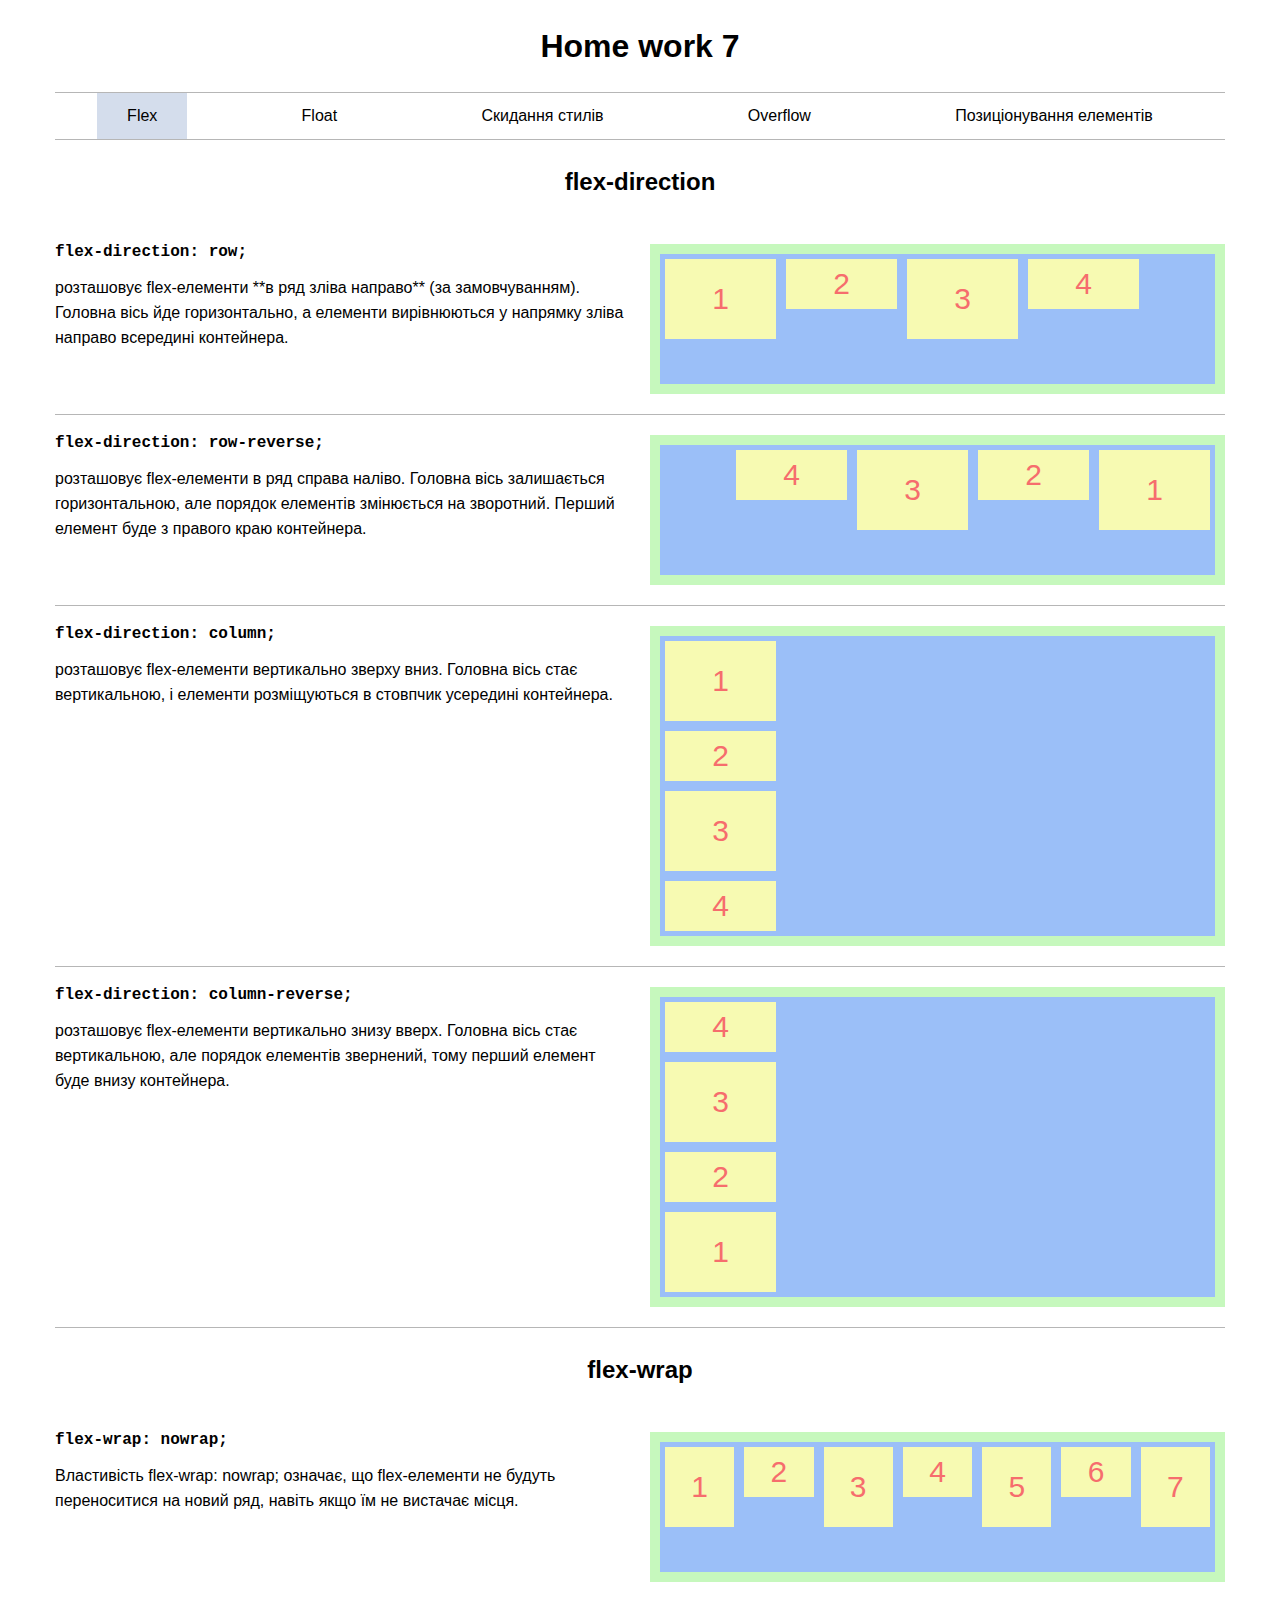
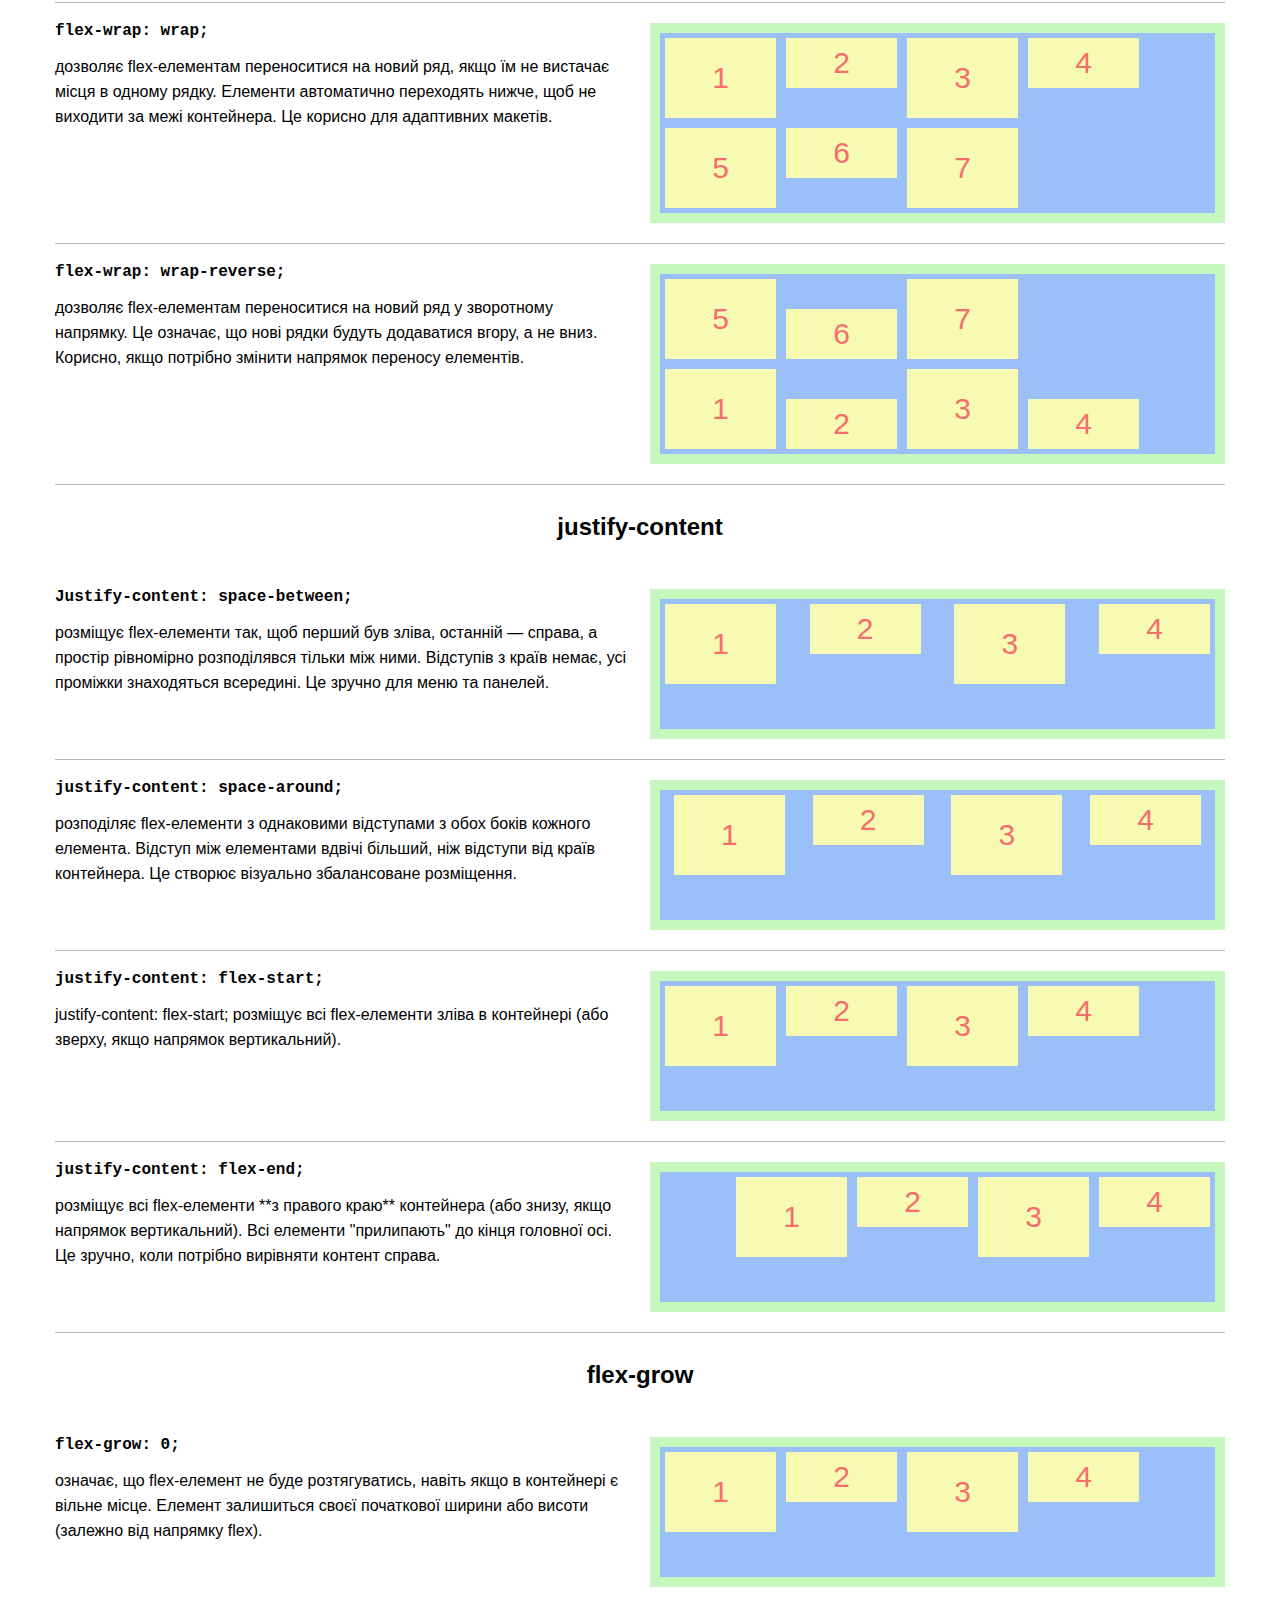
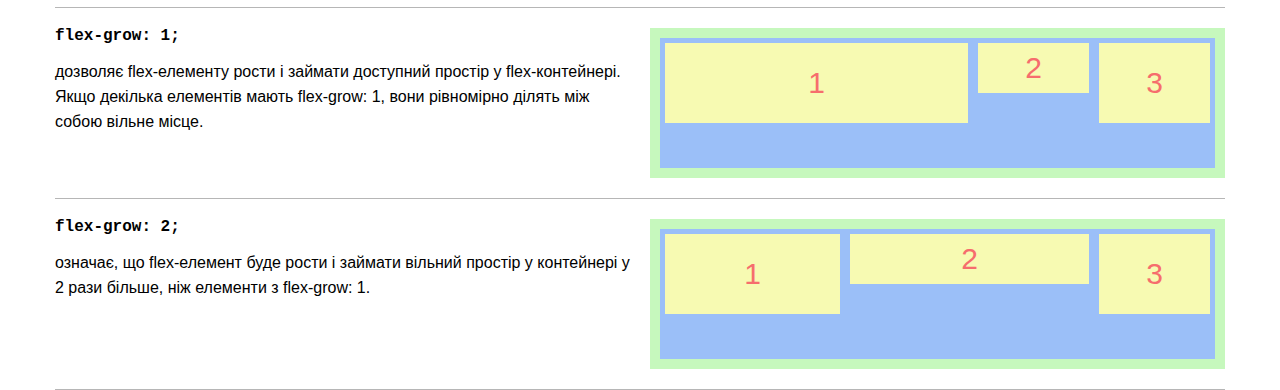
<file: index.html>
<!DOCTYPE html>
<html lang="en">

<head>
    <meta charset="UTF-8">
    <meta name="viewport" content="width=device-width, initial-scale=1.0">
    <title>home-work-7</title>
    <link rel="stylesheet" href="css/style.css">
</head>

<body>
    <header>
        <div class="container">
            <h1>Home work 7</h1>
            <ul>
                <li class="active"><a href="#">Flex</a></li>
                <li><a href="float.html">Float</a></li>
                <li><a href="reset.html">Скидання стилів</a></li>
                <li><a href="overflow.html">Overflow</a></li>
                <li><a href="position.html">Позиціонування елементів</a></li>
            </ul>
        </div>
    </header>

    <section class="flex-box">
        <div class="container">
            <div class="flex-direction">
                <h2>flex-direction</h2>
                <div class="row">
                    <div class="description">
                        <p class="style-name">flex-direction: row;</p>
                        <p class="style-description">розташовує flex-елементи **в ряд зліва направо** (за замовчуванням). Головна вісь йде горизонтально, а елементи вирівнюються у напрямку зліва направо всередині контейнера.
                        </p>
                    </div>
                    <div class="model">
                        <div class="all-box flex-row">
                            <div class="box custom1">1</div>
                            <div class="box custom2">2</div>
                            <div class="box custom1">3</div>
                            <div class="box custom2">4</div>

                        </div>
                    </div>
                </div>
                <div class="row">
                    <div class="description">
                        <p class="style-name">flex-direction: row-reverse;</p>
                        <p class="style-description">розташовує flex-елементи в ряд справа наліво. Головна вісь залишається горизонтальною, але порядок елементів змінюється на зворотний. Перший елемент буде з правого краю контейнера.
                        </p>
                    </div>
                    <div class="model">
                        <div class="all-box row-reverse">
                            <div class="box custom1">1</div>
                            <div class="box custom2">2</div>
                            <div class="box custom1">3</div>
                            <div class="box custom2">4</div>
                        </div>
                    </div>
                </div>
                <div class="row">
                    <div class="description">
                        <p class="style-name">flex-direction: column;</p>
                        <p class="style-description">розташовує flex-елементи вертикально зверху вниз. Головна вісь стає вертикальною, і елементи розміщуються в стовпчик усередині контейнера.
                        </p>
                    </div>
                    <div class="model">
                        <div class="all-box column">
                            <div class="box custom1">1</div>
                            <div class="box custom2">2</div>
                            <div class="box custom1">3</div>
                            <div class="box custom2">4</div>
                        </div>
                    </div>
                </div>
                <div class="row">
                    <div class="description">
                        <p class="style-name">flex-direction: column-reverse;</p>
                        <p class="style-description">розташовує flex-елементи вертикально знизу вверх. Головна вісь стає вертикальною, але порядок елементів звернений, тому перший елемент буде внизу контейнера.
                        </p>
                    </div>
                    <div class="model">
                        <div class="all-box column-reverse">
                            <div class="box custom1">1</div>
                            <div class="box custom2">2</div>
                            <div class="box custom1">3</div>
                            <div class="box custom2">4</div>
                        </div>
                    </div>
                </div>
            </div>
            <div class="flex-wrap">
                <h2>flex-wrap</h2>
                <div class="row">
                    <div class="description">
                        <p class="style-name">flex-wrap: nowrap;</p>
                        <p class="style-description">Властивість flex-wrap: nowrap; означає, що flex-елементи не будуть переноситися на новий ряд, навіть якщо їм не вистачає місця.</p>
                    </div>
                    <div class="model">
                        <div class="all-box nowrap">
                            <div class="box custom1">1</div>
                            <div class="box custom2">2</div>
                            <div class="box custom1">3</div>
                            <div class="box custom2">4</div>
                            <div class="box custom1">5</div>
                            <div class="box custom2">6</div>
                            <div class="box custom1">7</div>
                        </div>
                    </div>
                </div>
                <div class="row">
                    <div class="description">
                        <p class="style-name">flex-wrap: wrap;</p>
                        <p class="style-description">дозволяє flex-елементам переноситися на новий ряд, якщо їм не вистачає місця в одному рядку. Елементи автоматично переходять нижче, щоб не виходити за межі контейнера. Це корисно для адаптивних макетів.</p>

                    </div>
                    <div class="model">
                        <div class="all-box wrap">
                            <div class="box custom1">1</div>
                            <div class="box custom2">2</div>
                            <div class="box custom1">3</div>
                            <div class="box custom2">4</div>
                            <div class="box custom1">5</div>
                            <div class="box custom2">6</div>
                            <div class="box custom1">7</div>
                        </div>
                    </div>
                </div>
                <div class="row">
                    <div class="description">
                        <p class="style-name">flex-wrap: wrap-reverse;</p>
                        <p class="style-description">дозволяє flex-елементам переноситися на новий ряд у зворотному напрямку. Це означає, що нові рядки будуть додаватися вгору, а не вниз. Корисно, якщо потрібно змінити напрямок переносу елементів.</p>
                    </div>
                    <div class="model">
                        <div class="all-box wrap-reverse">
                            <div class="box custom1">1</div>
                            <div class="box custom2">2</div>
                            <div class="box custom1">3</div>
                            <div class="box custom2">4</div>
                            <div class="box custom1">5</div>
                            <div class="box custom2">6</div>
                            <div class="box custom1">7</div>
                        </div>
                    </div>
                </div>
            </div>
            <div class="justify-content">
                <h2>justify-content</h2>
                <div class="row">
                    <div class="description">
                        <p class="style-name">Justify-content: space-between;</p>
                        <p class="style-description">розміщує flex-елементи так, щоб перший був зліва, останній — справа, а простір рівномірно розподілявся тільки між ними. Відступів з країв немає, усі проміжки знаходяться всередині. Це зручно для меню та панелей.
                        </p>
                    </div>
                    <div class="model">
                        <div class="all-box space-between">
                            <div class="box custom1">1</div>
                            <div class="box custom2">2</div>
                            <div class="box custom1">3</div>
                            <div class="box custom2">4</div>
                        </div>
                    </div>
                </div>
                <div class="row">
                    <div class="description">
                        <p class="style-name">justify-content: space-around;</p>
                        <p class="style-description">розподіляє flex-елементи з однаковими відступами з обох боків кожного елемента. Відступ між елементами вдвічі більший, ніж відступи від країв контейнера. Це створює візуально збалансоване розміщення.
                        </p>
                    </div>
                    <div class="model">
                        <div class="all-box space-around">
                            <div class="box custom1">1</div>
                            <div class="box custom2">2</div>
                            <div class="box custom1">3</div>
                            <div class="box custom2">4</div>
                        </div>
                    </div>
                </div>
                <div class="row">
                    <div class="description">
                        <p class="style-name">justify-content: flex-start;</p>
                        <p class="style-description">justify-content: flex-start; розміщує всі flex-елементи зліва в контейнері (або зверху, якщо напрямок вертикальний).</p>
                    </div>
                    <div class="model">
                        <div class="all-box flex-start">
                            <div class="box custom1">1</div>
                            <div class="box custom2">2</div>
                            <div class="box custom1">3</div>
                            <div class="box custom2">4</div>
                        </div>
                    </div>
                </div>
                <div class="row">
                    <div class="description">
                        <p class="style-name">justify-content: flex-end;</p>
                        <p class="style-description">розміщує всі flex-елементи **з правого краю** контейнера (або знизу, якщо напрямок вертикальний). Всі елементи "прилипають" до кінця головної осі. Це зручно, коли потрібно вирівняти контент справа.
                        </p>
                    </div>
                    <div class="model">
                        <div class="all-box flex-end">
                            <div class="box custom1">1</div>
                            <div class="box custom2">2</div>
                            <div class="box custom1">3</div>
                            <div class="box custom2">4</div>
                        </div>
                    </div>
                </div>
            </div>
            <div class="flex-grow">
                <h2>flex-grow</h2>
                <div class="row">
                    <div class="description">
                        <p class="style-name">flex-grow: 0;</p>
                        <p class="style-description">означає, що flex-елемент не буде розтягуватись, навіть якщо в контейнері є вільне місце. Елемент залишиться своєї початкової ширини або висоти (залежно від напрямку flex).</p>
                    </div>
                    <div class="model">
                        <div class="all-box grow-0">
                            <div class="box custom1">1</div>
                            <div class="box custom2">2</div>
                            <div class="box custom1">3</div>
                            <div class="box custom2">4</div>
                        </div>
                    </div>
                </div>
                <div class="row">
                    <div class="description">
                        <p class="style-name">flex-grow: 1;</p>
                        <p class="style-description">дозволяє flex-елементу рости і займати доступний простір у flex-контейнері. Якщо декілька елементів мають flex-grow: 1, вони рівномірно ділять між собою вільне місце.</p>
                    </div>
                    <div class="model">
                        <div class="all-box grow-1">
                            <div class="box custom1">1</div>
                            <div class="box custom2">2</div>
                            <div class="box custom1">3</div>
                        </div>
                    </div>
                </div>
                <div class="row">
                    <div class="description">
                        <p class="style-name">flex-grow: 2;</p>
                        <p class="style-description">означає, що flex-елемент буде рости і займати вільний простір у контейнері у 2 рази більше, ніж елементи з flex-grow: 1.</p>
                    </div>
                    <div class="model">
                        <div class="all-box grow-2">
                            <div class="box custom1">1</div>
                            <div class="box custom2">2</div>
                            <div class="box custom1">3</div>
                        </div>
                    </div>
                </div>
            </div>
        </div>
    </section>

    <script src="https://code.jquery.com/jquery-3.7.1.min.js"></script>
    <script src="js/script.js"></script>
</body>

</html>
</file>
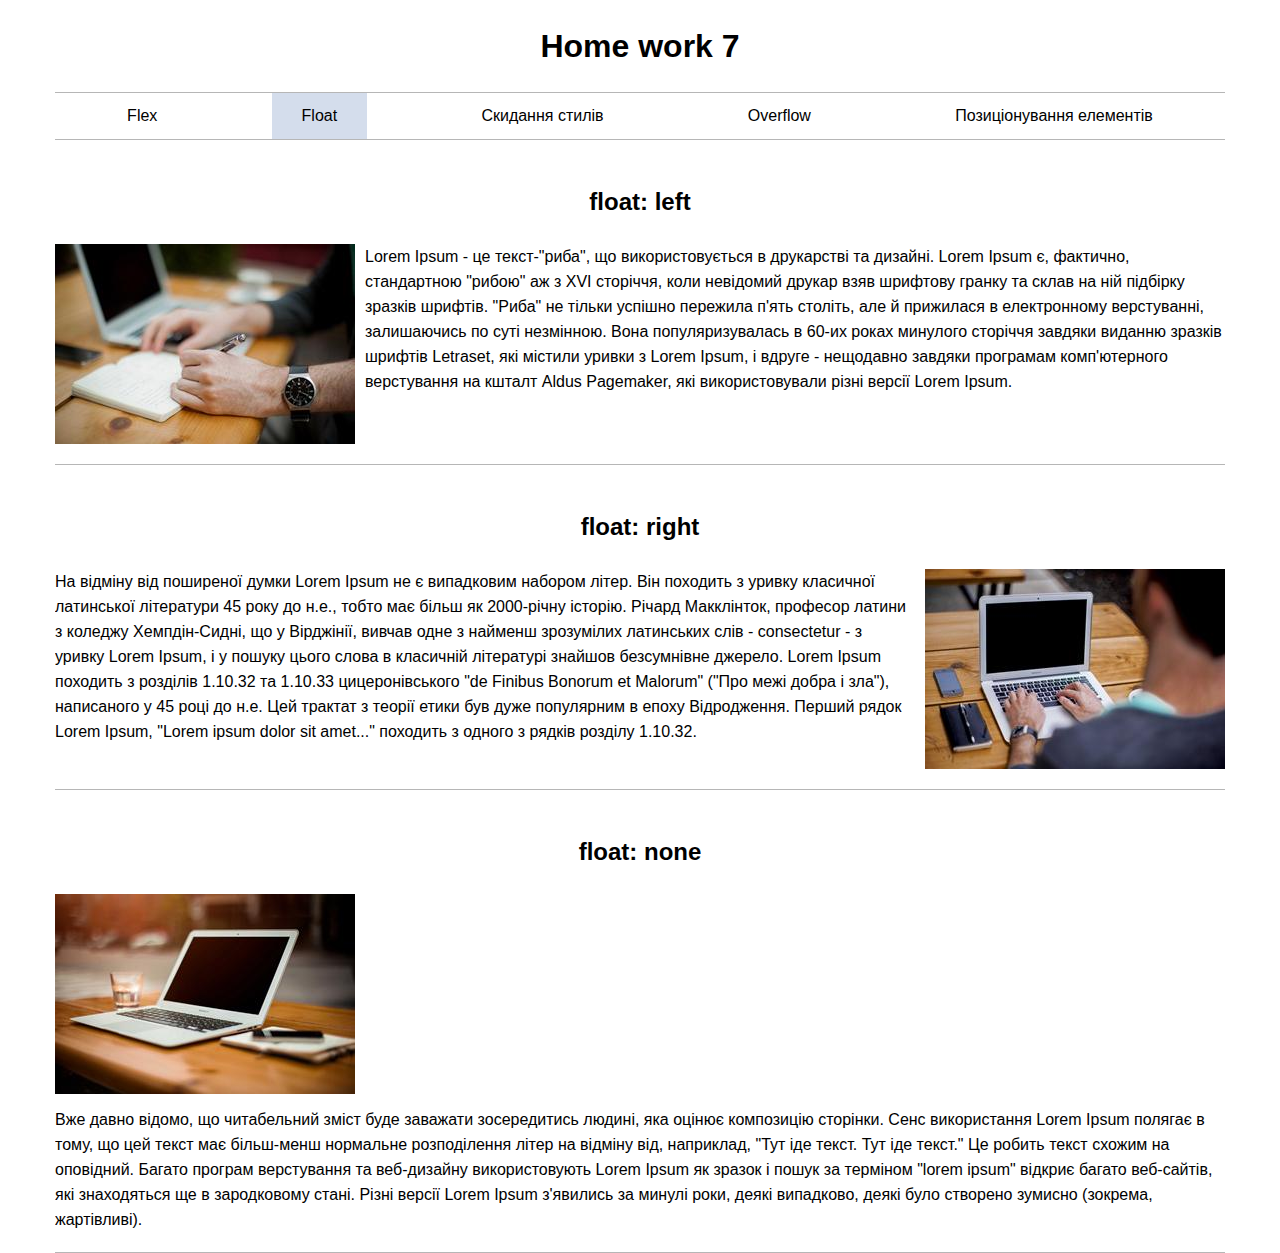
<file: float.html>
<!DOCTYPE html>
<html lang="en">

<head>
    <meta charset="UTF-8">
    <meta name="viewport" content="width=device-width, initial-scale=1.0">
    <title>home-work-7</title>
    <link rel="stylesheet" href="css/style.css">
</head>

<body>
    <header>
        <div class="container">
            <h1>Home work 7</h1>
            <ul>
                <li><a href="index.html">Flex</a></li>
                <li class="active"><a href="#">Float</a></li>
                <li><a href="reset.html">Скидання стилів</a></li>
                <li><a href="overflow.html">Overflow</a></li>
                <li><a href="position.html">Позиціонування елементів</a></li>
            </ul>
        </div>
    </header>

    <section class="float-box">
        <div class="container">
            <div class="row">
                <div class="float-left">
                    <h2>float: left</h2>
                    <img src="image/4.jpg" alt="image4">
                    <p>Lorem Ipsum - це текст-"риба", що використовується в друкарстві та дизайні. Lorem Ipsum є, фактично, стандартною "рибою" аж з XVI сторіччя, коли невідомий друкар взяв шрифтову гранку та склав на ній підбірку зразків шрифтів. "Риба" не тільки успішно пережила п'ять століть, але
                        й прижилася в електронному верстуванні, залишаючись по суті незмінною. Вона популяризувалась в 60-их роках минулого сторіччя завдяки виданню зразків шрифтів Letraset, які містили уривки з Lorem Ipsum, і вдруге - нещодавно завдяки програмам комп'ютерного верстування на кшталт
                        Aldus Pagemaker, які використовували різні версії Lorem Ipsum.</p>
                </div>
            </div>
            <div class="row">
                <h2>float: right</h2>
                <div class="float-right">
                    <img src="image/5.jpg" alt="image5">
                    <p>На відміну від поширеної думки Lorem Ipsum не є випадковим набором літер. Він походить з уривку класичної латинської літератури 45 року до н.е., тобто має більш як 2000-річну історію. Річард Макклінток, професор латини з коледжу Хемпдін-Сидні, що у Вірджінії, вивчав одне з
                        найменш зрозумілих латинських слів - consectetur - з уривку Lorem Ipsum, і у пошуку цього слова в класичній літературі знайшов безсумнівне джерело. Lorem Ipsum походить з розділів 1.10.32 та 1.10.33 цицеронівського "de Finibus Bonorum et Malorum" ("Про межі добра і зла"),
                        написаного у 45 році до н.е. Цей трактат з теорії етики був дуже популярним в епоху Відродження. Перший рядок Lorem Ipsum, "Lorem ipsum dolor sit amet..." походить з одного з рядків розділу 1.10.32.</p>
                </div>
            </div>
            <div class="row">
                <h2>float: none</h2>
                <div class="float-none">
                    <img src="image/6.jpg" alt="image6">
                    <p>Вже давно відомо, що читабельний зміст буде заважати зосередитись людині, яка оцінює композицію сторінки. Сенс використання Lorem Ipsum полягає в тому, що цей текст має більш-менш нормальне розподілення літер на відміну від, наприклад, "Тут іде текст. Тут іде текст." Це робить
                        текст схожим на оповідний. Багато програм верстування та веб-дизайну використовують Lorem Ipsum як зразок і пошук за терміном "lorem ipsum" відкриє багато веб-сайтів, які знаходяться ще в зародковому стані. Різні версії Lorem Ipsum з'явились за минулі роки, деякі випадково,
                        деякі було створено зумисно (зокрема, жартівливі).</p>
                </div>
            </div>
        </div>
    </section>

    <script src="https://code.jquery.com/jquery-3.7.1.min.js"></script>
    <script src="js/script.js"></script>
</body>

</html>
</file>
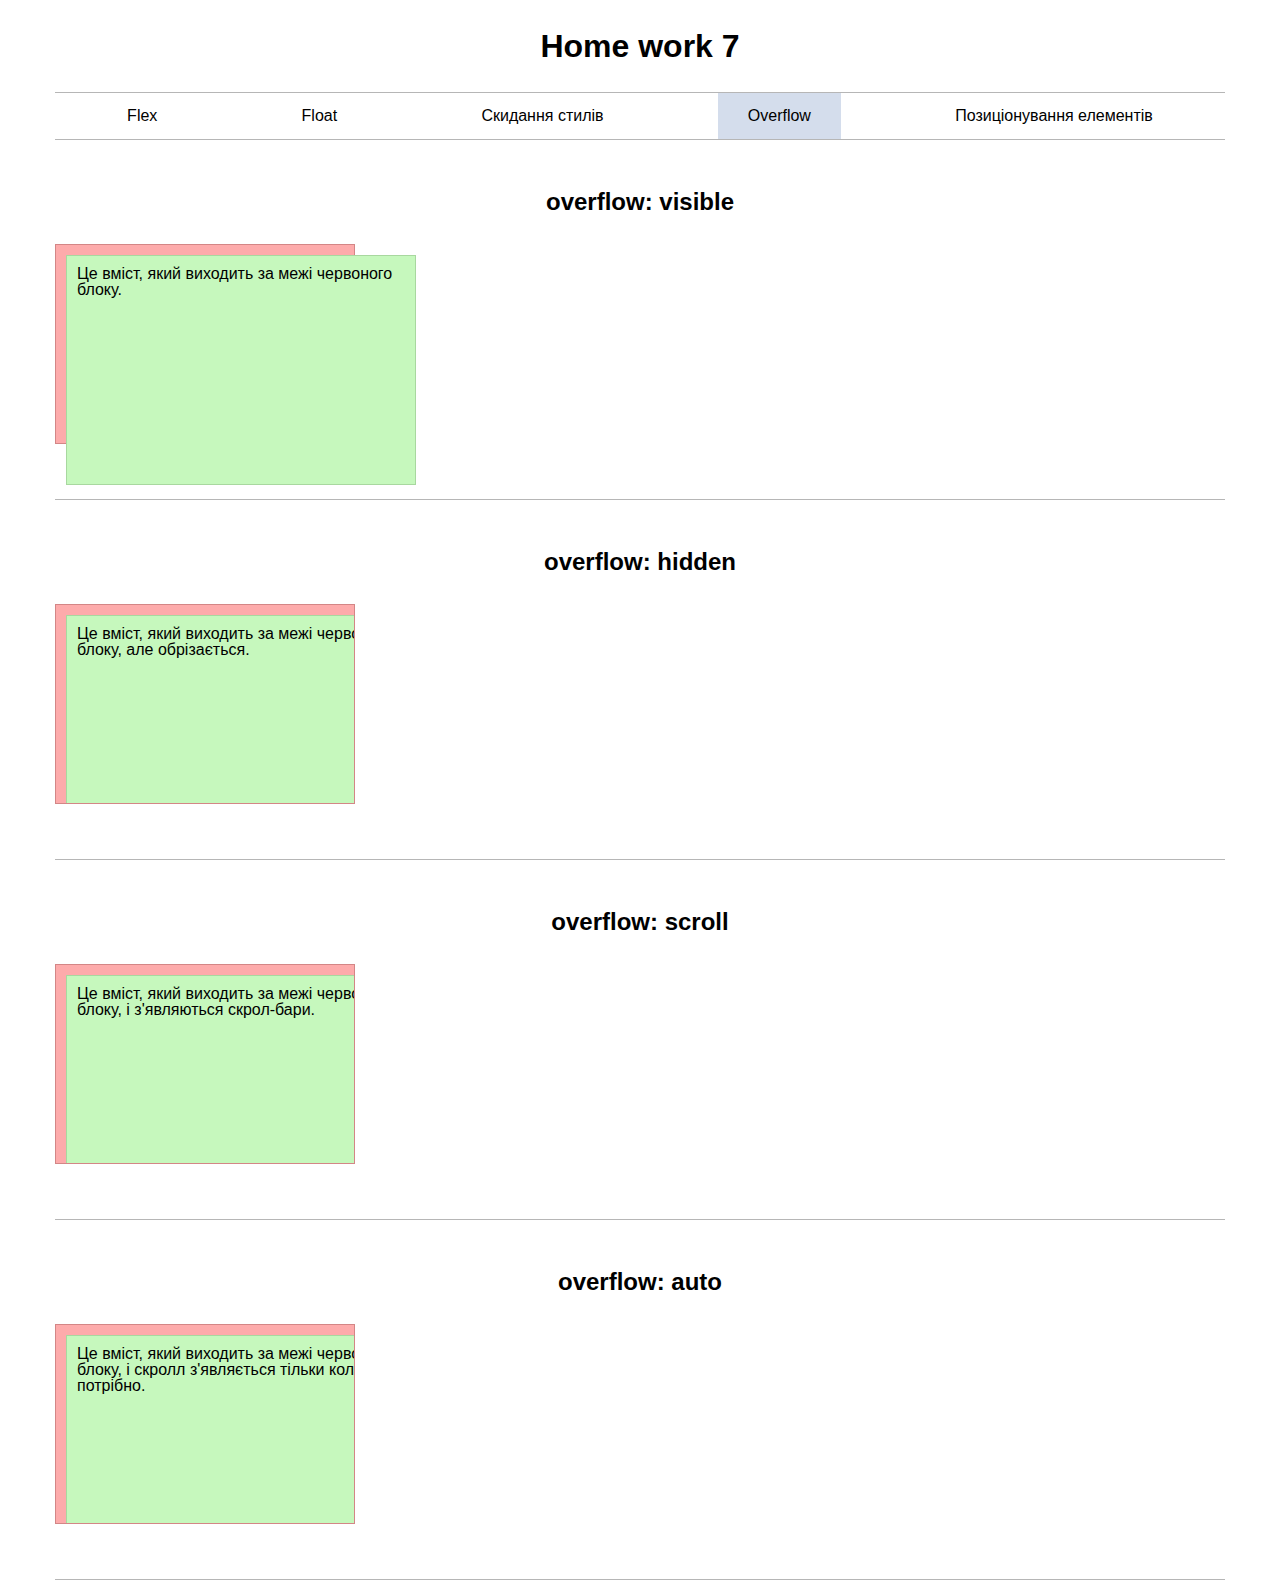
<file: overflow.html>
<!DOCTYPE html>
<html lang="en">

<head>
    <meta charset="UTF-8">
    <meta name="viewport" content="width=device-width, initial-scale=1.0">
    <title>home-work-7</title>
    <link rel="stylesheet" href="css/style.css">
</head>

<body>
    <header>
        <div class="container">
            <h1>Home work 7</h1>
            <ul>
                <li><a href="index.html">Flex</a></li>
                <li><a href="float.html">Float</a></li>
                <li><a href="reset.html">Скидання стилів</a></li>
                <li class="active"><a href="#">Overflow</a></li>
                <li><a href="position.html">Позиціонування елементів</a></li>
            </ul>
        </div>
    </header>

    <section class="overflow">
        <div class="container">
            <div class="row visible">
                <h2>overflow: visible</h2>
                <div class="box">
                    <div class="content">
                        <p>Це вміст, який виходить за межі червоного блоку.</p>
                    </div>
                </div>
            </div>
            <div class="row hidden">
                <h2>overflow: hidden</h2>
                <div class="box">
                    <div class="content">
                        Це вміст, який виходить за межі червоного блоку, але обрізається.
                    </div>
                </div>
            </div>
            <div class="row scroll">
                <h2>overflow: scroll</h2>
                <div class="box">
                    <div class="content">
                        Це вміст, який виходить за межі червоного блоку, і з'являються скрол-бари.
                    </div>
                </div>
            </div>
            <div class="row auto">
                <h2>overflow: auto</h2>
                <div class="box">
                    <div class="content">
                        Це вміст, який виходить за межі червоного блоку, і скролл з'являється тільки коли це потрібно.
                    </div>
                </div>
            </div>
        </div>
    </section>

    <script src="https://code.jquery.com/jquery-3.7.1.min.js"></script>
    <script src="js/script.js"></script>
</body>

</html>
</file>
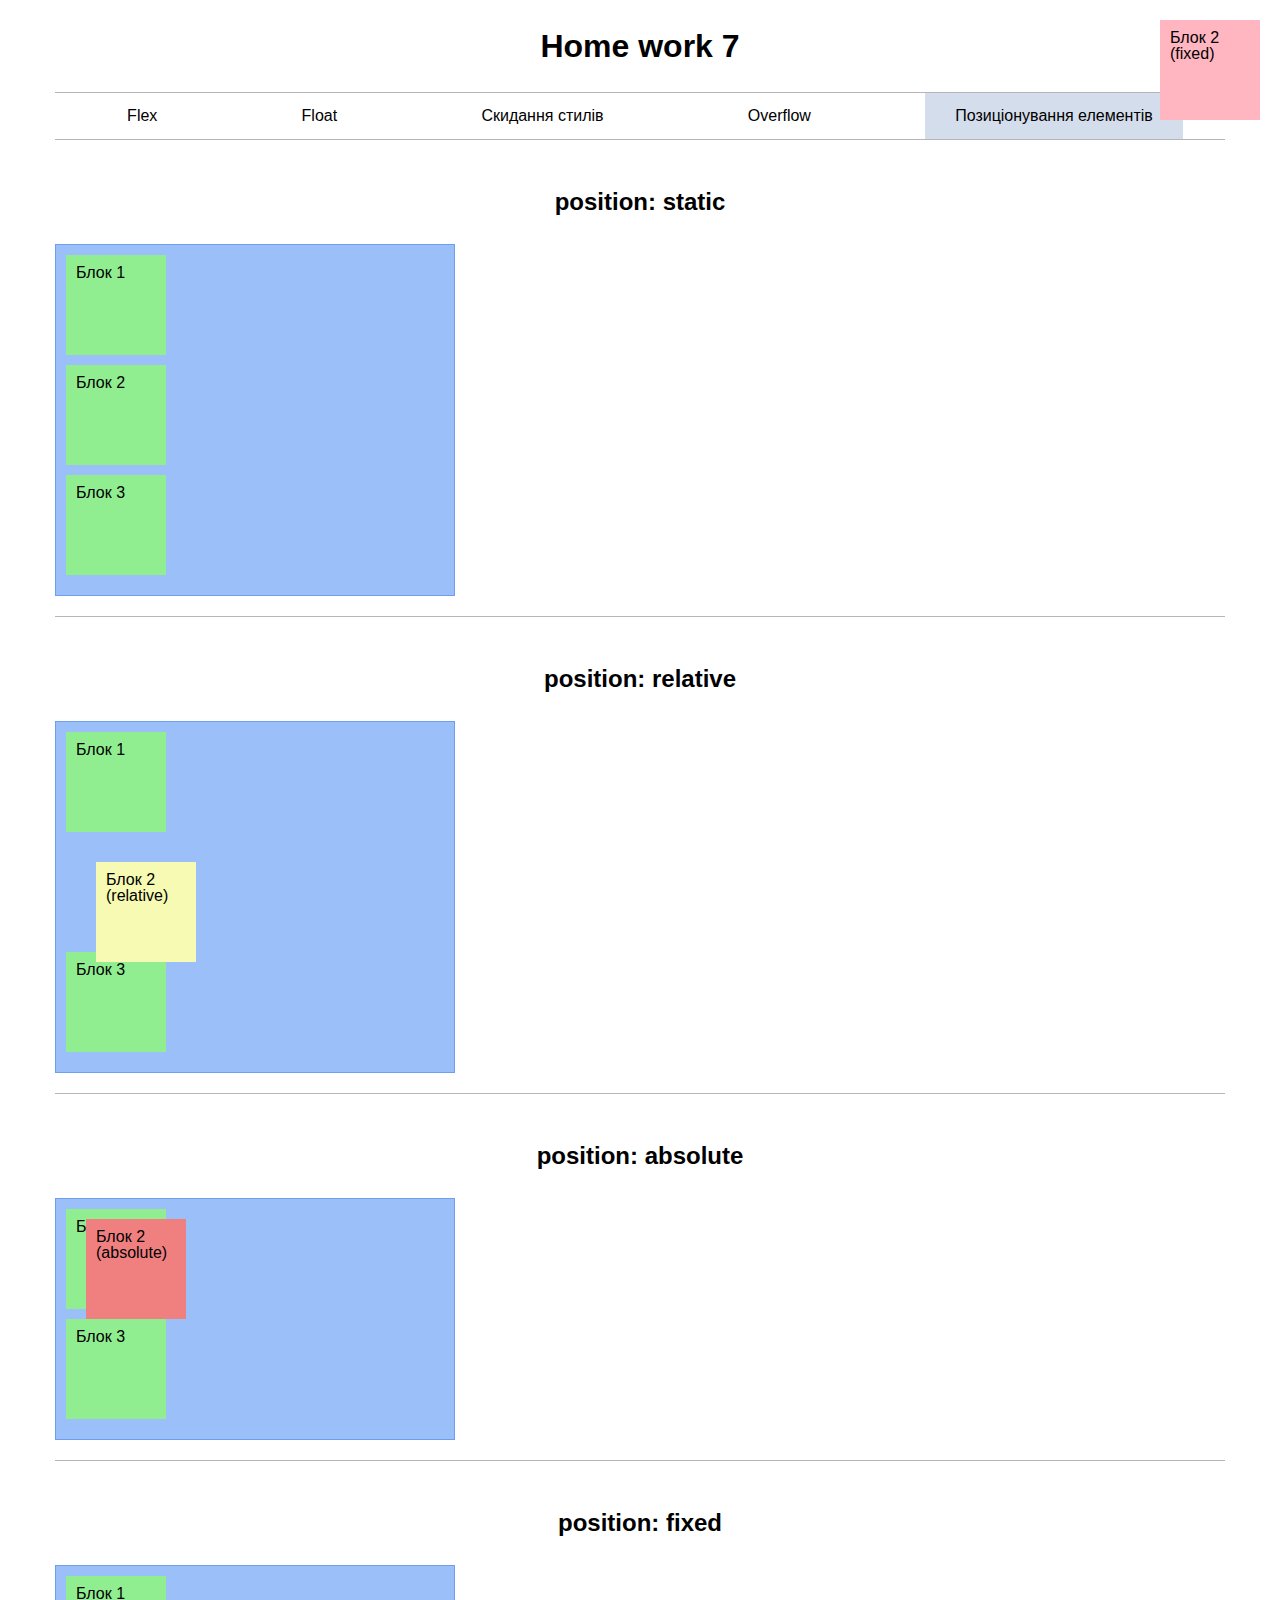
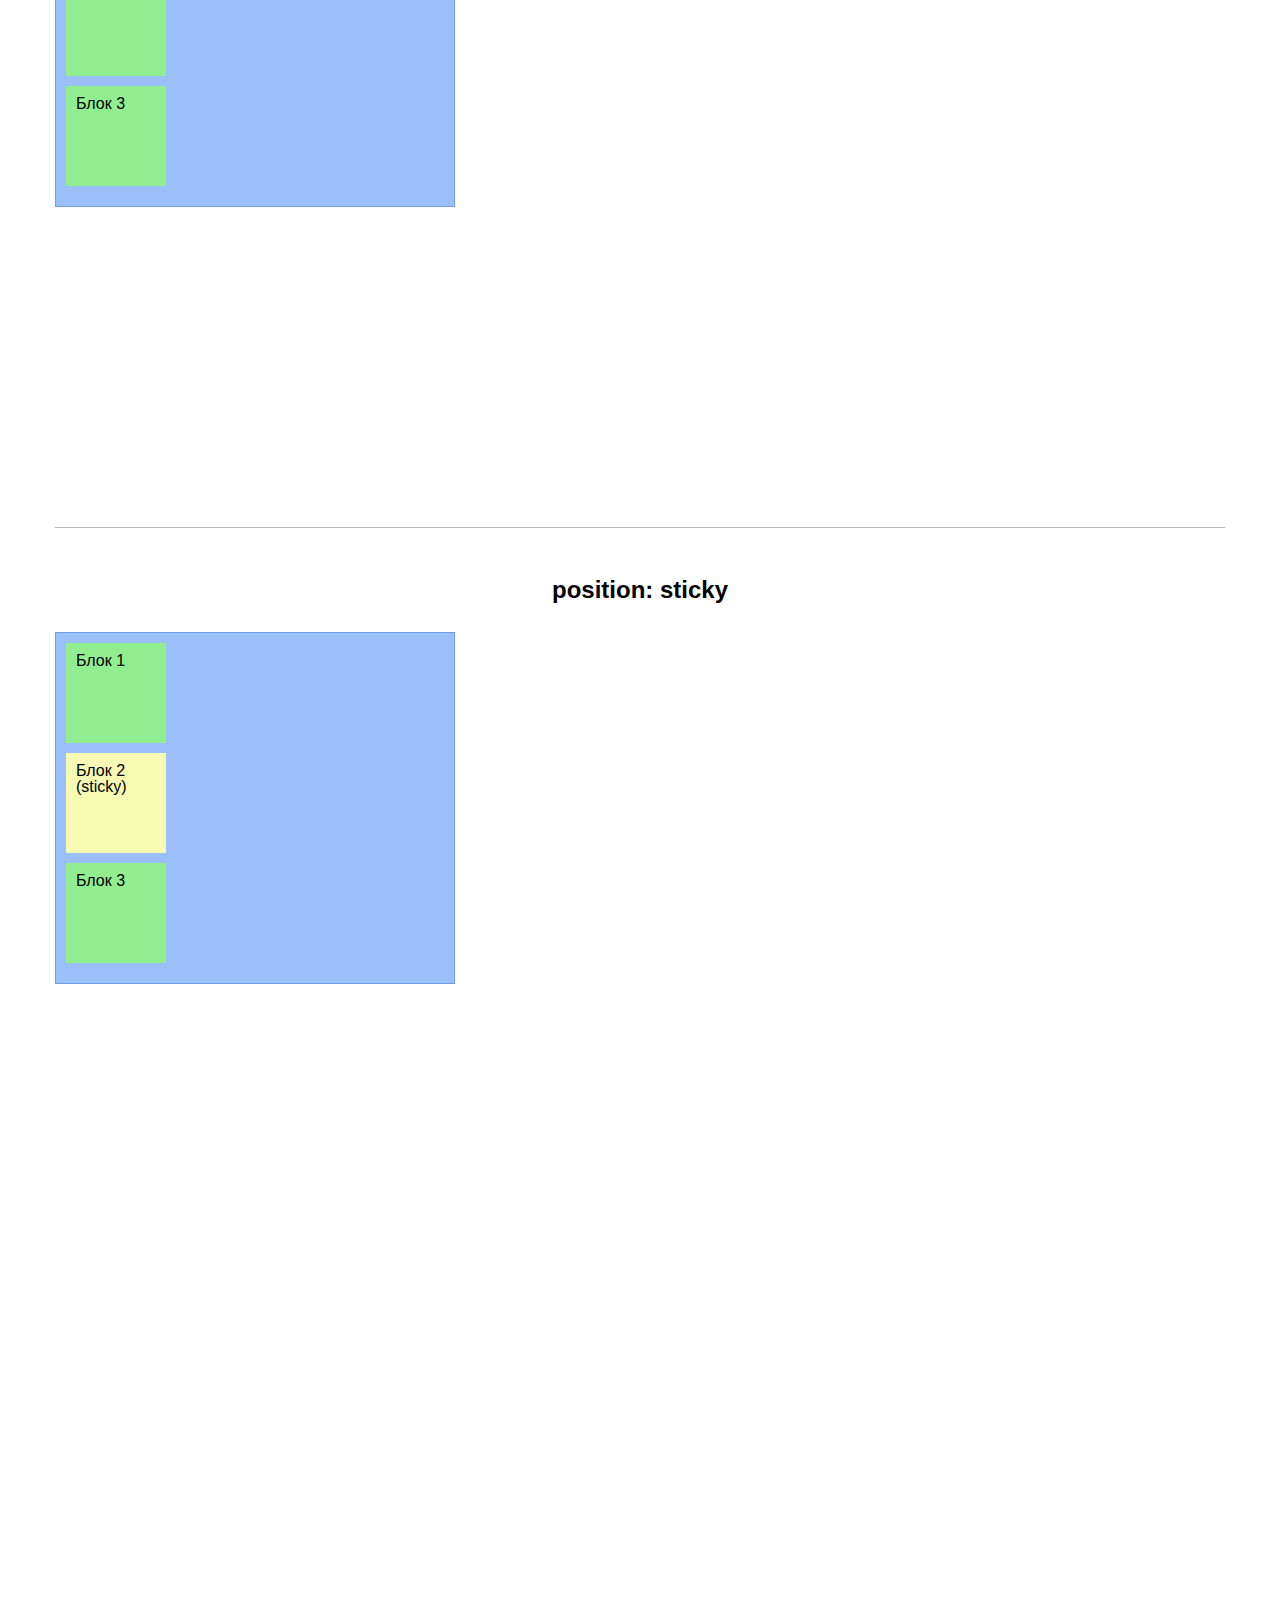
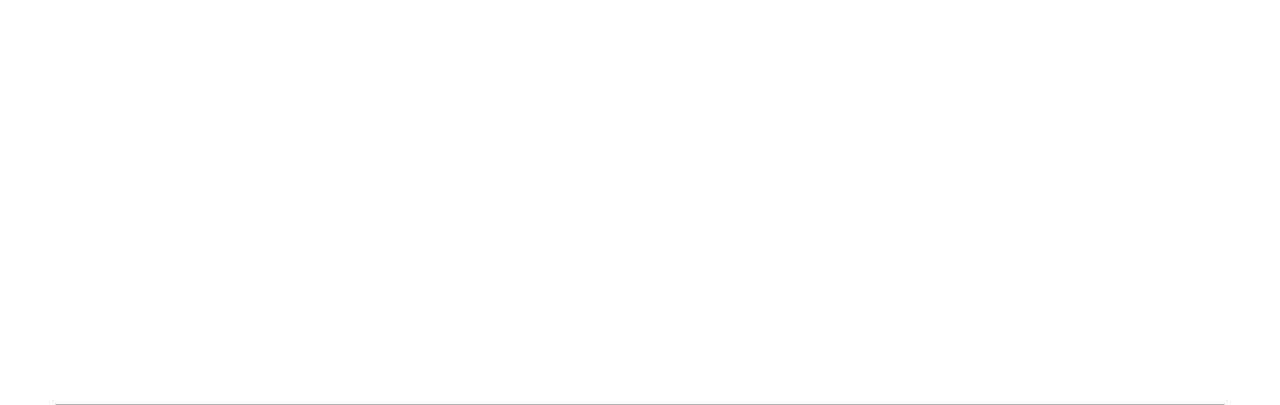
<file: position.html>
<!DOCTYPE html>
<html lang="en">

<head>
    <meta charset="UTF-8">
    <meta name="viewport" content="width=device-width, initial-scale=1.0">
    <title>home-work-7</title>
    <link rel="stylesheet" href="css/style.css">
</head>

<body>
    <header>
        <div class="container">
            <h1>Home work 7</h1>
            <ul>
                <li><a href="index.html">Flex</a></li>
                <li><a href="float.html">Float</a></li>
                <li><a href="reset.html">Скидання стилів</a></li>
                <li><a href="overflow.html">Overflow</a></li>
                <li class="active"><a href="#">Позиціонування елементів</a></li>
            </ul>
        </div>
    </header>

    <section class="position">
        <div class="container">
            <div class="row static">
                <h2>position: static</h2>
                <div class="boxes">
                    <div class="box">Блок 1</div>
                    <div class="box">Блок 2</div>
                    <div class="box">Блок 3</div>
                </div>
            </div>
            <div class="row reletives">
                <h2>position: relative</h2>
                <div class="boxes">
                    <div class="box">Блок 1</div>
                    <div class="box relative">Блок 2 (relative)</div>
                    <div class="box">Блок 3</div>
                </div>
            </div>
            <div class="row absolutes">
                <h2>position: absolute</h2>
                <div class="boxes">
                    <div class="box">Блок 1</div>
                    <div class="box absolute">Блок 2 (absolute)</div>
                    <div class="box">Блок 3</div>
                </div>
            </div>
            <div class="row fixeds">
                <h2>position: fixed</h2>
                <div class="boxes">
                    <div class="box">Блок 1</div>
                    <div class="box fixed">Блок 2 (fixed)</div>
                    <div class="box">Блок 3</div>
                </div>
            </div>
            <div class="row stickys">
                <h2>position: sticky</h2>

                <div class="boxes">
                    <div class="box">Блок 1</div>
                    <div class="box sticky">Блок 2 (sticky)</div>
                    <div class="box">Блок 3</div>
                </div>
            </div>
        </div>
    </section>

    <script src="https://code.jquery.com/jquery-3.7.1.min.js"></script>
    <script src="js/script.js"></script>
</body>

</html>
</file>
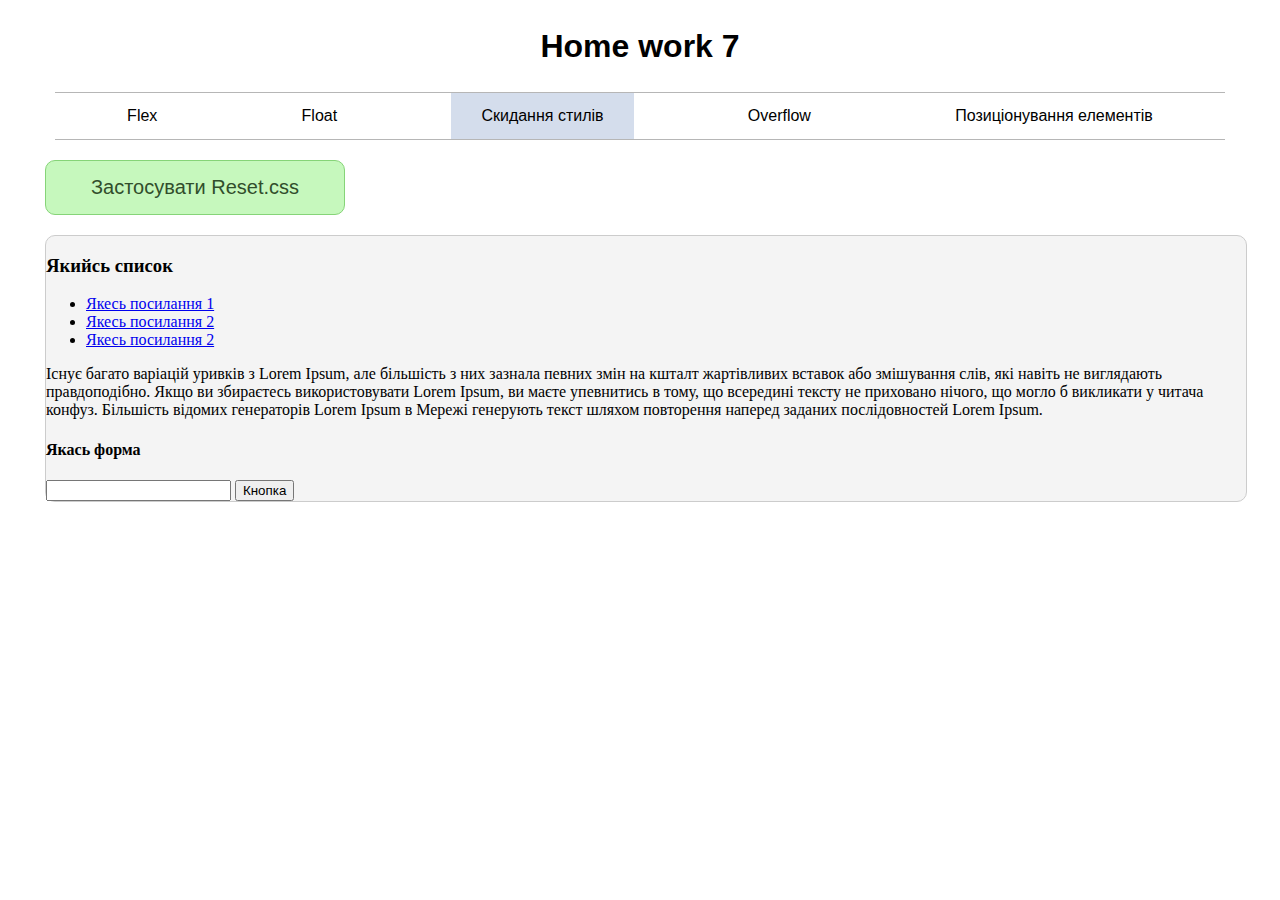
<file: reset.html>
<!DOCTYPE html>
<html lang="en">

<head>
    <meta charset="UTF-8">
    <meta name="viewport" content="width=device-width, initial-scale=1.0">
    <title>home-work-7</title>
    <link rel="stylesheet" href="css/style-reset.css">
</head>

<body>
    <header>
        <div class="container">
            <h1>Home work 7</h1>
            <ul>
                <li><a href="index.html">Flex</a></li>
                <li><a href="float.html">Float</a></li>
                <li class="active"><a href="#">Скидання стилів</a></li>
                <li><a href="overflow.html">Overflow</a></li>
                <li><a href="position.html">Позиціонування елементів</a></li>
            </ul>
        </div>
    </header>
    <section class="bl-reset">
        <div class="container">
            <button id="btnReset" class="green">Застосувати Reset.css</button>
            <div class="bl-example" id="blExample">
                <h3>Якийсь список</h3>
                <ul>
                    <li><a href="https://oct82.com/" target="_blank">Якесь посилання 1</a></li>
                    <li><a href="http://www.fallingfalling.com/" target="_blank">Якесь посилання 2</a></li>
                    <li><a href="https://www.rrrgggbbb.com/" target="_blank">Якесь посилання 2</a></li>
                </ul>
                <p>Існує багато варіацій уривків з Lorem Ipsum, але більшість з них зазнала певних змін на кшталт жартівливих вставок або змішування слів, які навіть не виглядають правдоподібно. Якщо ви збираєтесь використовувати Lorem Ipsum, ви маєте упевнитись в тому, що всередині тексту не
                    приховано нічого, що могло б викликати у читача конфуз. Більшість відомих генераторів Lorem Ipsum в Мережі генерують текст шляхом повторення наперед заданих послідовностей Lorem Ipsum.</p>
                <h4>Якась форма</h4>
                <input type="text">
                <button>Кнопка</button>
            </div>

        </div>
    </section>

    <script src="https://code.jquery.com/jquery-3.7.1.min.js"></script>
    <script src="js/script.js"></script>
</body>

</html>
</file>
<file: css/style.css>
* {
  margin: 0;
  padding: 0;
  box-sizing: border-box;
}

body {
  line-height: 1;
}

ol,
ul {
  list-style: none;
}

a {
  text-decoration: none;
  color: inherit;
}

body {
  font-family: sans-serif;
  box-sizing: border-box;
}

/*************************************/
.container {
  width: 1200px;
  margin: 0 auto;
  padding: 0 15px;
}

h1,
h2 {
  text-align: center;
  padding: 30px 0 30px;
}

header ul {
  display: flex;
  justify-content: space-around;
  border-top: 1px solid #b6b6b6;
  border-bottom: 1px solid #b6b6b6;
}
header ul li a {
  display: block;
  padding: 15px 30px 15px;
}
header ul li a:hover {
  background-color: #d4ddec;
}
header ul .active {
  background-color: #d4ddec;
}

.flex-box .row {
  display: flex;
  gap: 20px;
  padding: 20px 0 20px;
  border-bottom: 1px solid #b6b6b6;
}
.flex-box .row .description {
  width: 50%;
}
.flex-box .row .description .style-name {
  font-weight: bold;
  font-family: "Inconsolata", "Source Code Pro", "Consolas", "Monaco", "Courier", monospace;
  padding: 0 0 15px;
}
.flex-box .row .description .style-description {
  line-height: 25px;
}
.flex-box .row .model {
  width: 50%;
  background-color: #C6F8BD;
}
.flex-box .row .model .all-box {
  margin: 10px;
  background-color: #9BBFF8;
  min-height: 130px;
  display: flex;
}
.flex-box .row .model .all-box .box {
  margin: 5px;
  width: 20%;
  background-color: #F7FAB2;
  display: flex;
  align-items: center;
  justify-content: center;
  color: #f66d6d;
  font-size: 30px;
}
.flex-box .row .model .all-box .custom1 {
  height: 80px;
}
.flex-box .row .model .all-box .custom2 {
  height: 50px;
}
.flex-box .row .model .space-between {
  justify-content: space-between;
}
.flex-box .row .model .space-around {
  justify-content: space-around;
}
.flex-box .row .model .flex-start {
  justify-content: flex-start;
}
.flex-box .row .model .flex-end {
  justify-content: flex-end;
}
.flex-box .row .model .nowrap {
  flex-wrap: nowrap;
}
.flex-box .row .model .wrap {
  flex-wrap: wrap;
}
.flex-box .row .model .wrap-reverse {
  flex-wrap: wrap-reverse;
}
.flex-box .row .model .flex-row {
  flex-direction: row;
}
.flex-box .row .model .row-reverse {
  flex-direction: row-reverse;
}
.flex-box .row .model .column {
  flex-direction: column;
}
.flex-box .row .model .column-reverse {
  flex-direction: column-reverse;
}
.flex-box .row .model .grow-0 .custom1 {
  flex-grow: 0;
}
.flex-box .row .model .grow-1 > :first-child {
  flex-grow: 1;
}
.flex-box .row .model .grow-2 > :first-child {
  flex-grow: 1;
}
.flex-box .row .model .grow-2 > :nth-child(2) {
  flex-grow: 2;
}

.float-box .row {
  padding: 20px 0 20px;
  border-bottom: 1px solid #b6b6b6;
}
.float-box p {
  line-height: 25px;
}
.float-box .float-left {
  overflow: hidden;
}
.float-box .float-left img {
  float: left;
  padding-right: 10px;
}
.float-box .float-right {
  overflow: hidden;
}
.float-box .float-right img {
  float: right;
  padding-left: 10px;
}
.float-box .float-none {
  overflow: hidden;
}
.float-box .float-none img {
  float: none;
  padding-bottom: 10px;
}

.overflow .row {
  padding: 20px 0 20px;
  border-bottom: 1px solid #b6b6b6;
  height: 360px;
}
.overflow .box {
  width: 300px;
  height: 200px;
  border: 1px solid #d38686;
  background-color: #FDABAB;
  padding: 10px;
}
.overflow .content {
  background-color: #C6F8BD;
  border: 1px solid #a8d89f;
  width: 350px;
  height: 230px;
  padding: 10px;
}
.overflow .visible .box {
  overflow: visible;
}
.overflow .hidden .box {
  overflow: hidden;
}
.overflow .scroll .box {
  overflow: scroll;
}
.overflow .auto .box {
  overflow: auto;
}

.position .row {
  padding: 20px 0 20px;
  border-bottom: 1px solid #b6b6b6;
}
.position .boxes {
  width: 400px;
  background-color: #9BBFF8;
  border: 1px solid #6e9eec;
  padding: 10px;
}
.position .box {
  width: 100px;
  height: 100px;
  background-color: lightgreen;
  margin-bottom: 10px;
  padding: 10px;
}
.position .static .box {
  position: static;
}
.position .reletives .relative {
  position: relative;
  top: 20px;
  left: 30px;
  background-color: #F7FAB2;
}
.position .absolutes .boxes {
  position: relative;
}
.position .absolutes .absolute {
  position: absolute;
  top: 20px;
  left: 30px;
  background-color: lightcoral;
}
.position .fixeds .boxes {
  margin-bottom: 300px;
}
.position .fixeds .fixed {
  position: fixed;
  top: 20px;
  right: 20px;
  background-color: lightpink;
}
.position .stickys .boxes {
  margin-bottom: 1000px;
}
.position .stickys .sticky {
  position: sticky;
  top: 20px;
  background-color: #F7FAB2;
}/*# sourceMappingURL=style.css.map */
</file>
